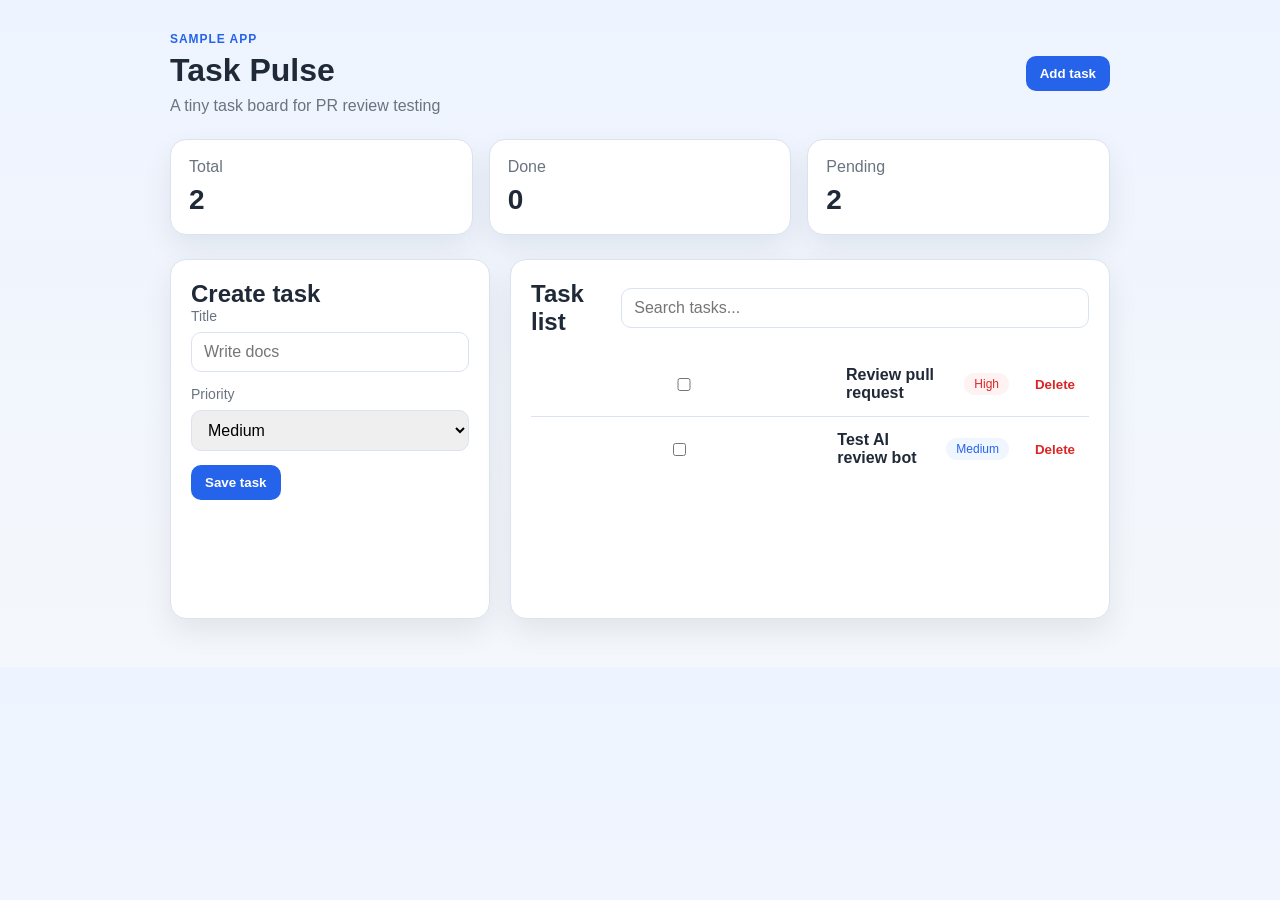
<file: sample-app/index.html>
<!DOCTYPE html>
<html lang="en">
<head>
  <meta charset="UTF-8" />
  <meta name="viewport" content="width=device-width, initial-scale=1.0" />
  <title>Task Pulse</title>
  <link rel="stylesheet" href="styles.css" />
</head>
<body>
  <div class="app">
    <header class="header">
      <div>
        <p class="eyebrow">Sample App</p>
        <h1>Task Pulse</h1>
        <p class="subtitle">A tiny task board for PR review testing</p>
      </div>
      <button class="btn btn-primary" id="addTaskBtn">Add task</button>
    </header>

    <section class="stats">
      <article class="stat-card">
        <span>Total</span>
        <strong id="totalCount">0</strong>
      </article>
      <article class="stat-card">
        <span>Done</span>
        <strong id="doneCount">0</strong>
      </article>
      <article class="stat-card">
        <span>Pending</span>
        <strong id="pendingCount">0</strong>
      </article>
    </section>

    <main class="layout">
      <section class="panel">
        <h2>Create task</h2>
        <form id="taskForm" class="task-form">
          <label class="field">
            <span>Title</span>
            <input type="text" id="taskTitle" placeholder="Write docs" required />
          </label>
          <label class="field">
            <span>Priority</span>
            <select id="taskPriority">
              <option value="low">Low</option>
              <option value="medium" selected>Medium</option>
              <option value="high">High</option>
            </select>
          </label>
          <button class="btn btn-primary" type="submit">Save task</button>
        </form>
      </section>

      <section class="panel panel-wide">
        <div class="panel-head">
          <h2>Task list</h2>
          <input type="search" id="searchInput" placeholder="Search tasks..." />
        </div>
        <ul id="taskList" class="task-list"></ul>
        <p id="emptyState" class="empty-state">No tasks yet. Add your first one.</p>
      </section>
    </main>
  </div>

  <template id="taskTemplate">
    <li class="task-item">
      <label class="task-check">
        <input type="checkbox" class="task-done" />
        <span class="task-title"></span>
      </label>
      <span class="task-priority"></span>
      <button type="button" class="btn btn-ghost task-delete">Delete</button>
    </li>
  </template>

  <script src="app.js"></script>
</body>
</html>
</file>
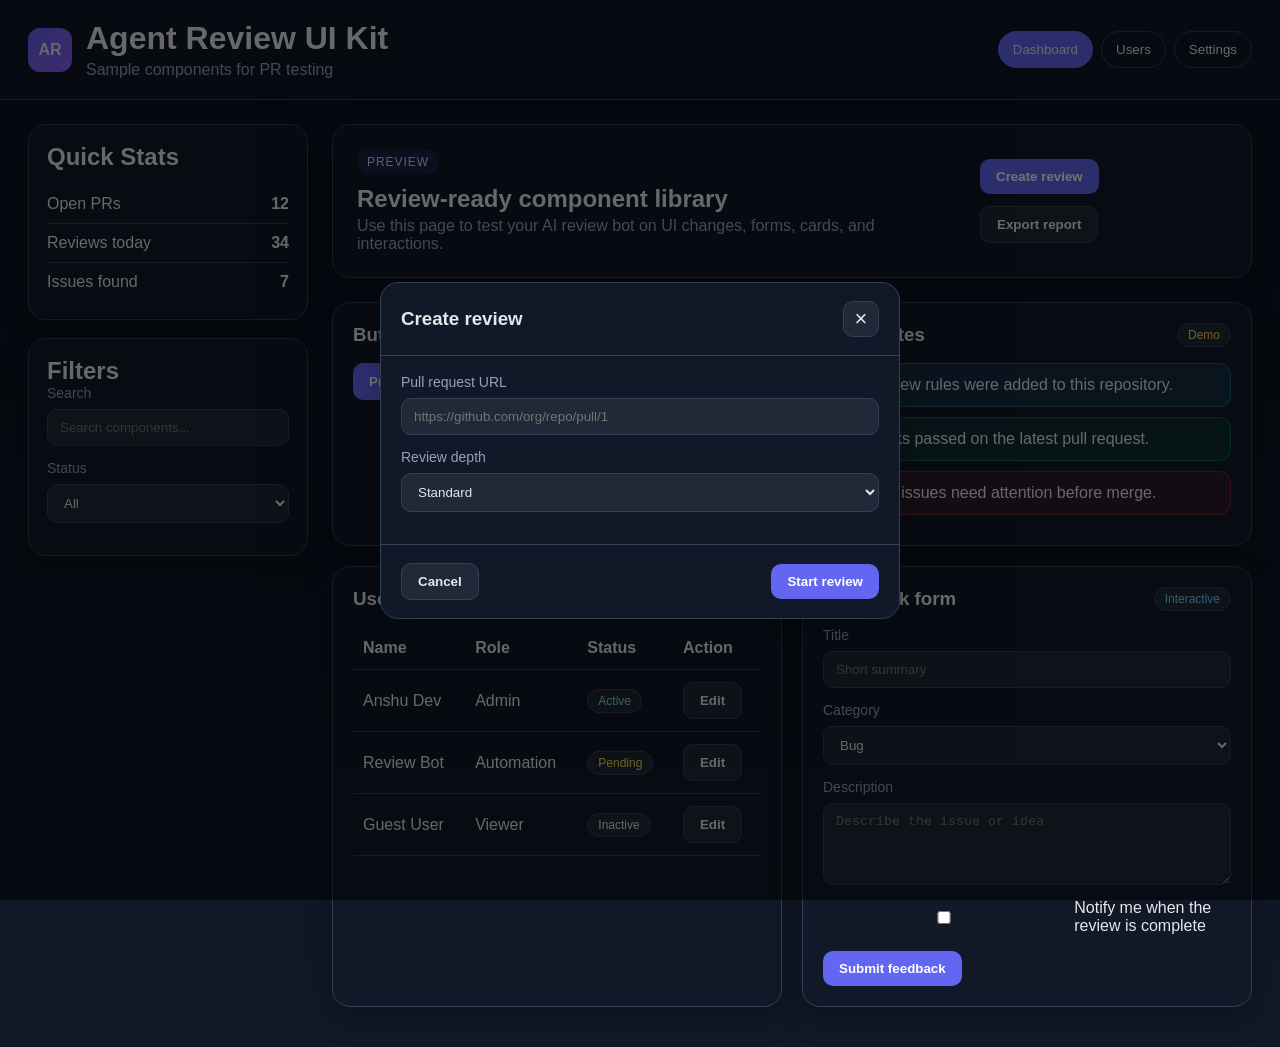
<file: testing/index.html>
<!DOCTYPE html>
<html lang="en">
<head>
  <meta charset="UTF-8" />
  <meta name="viewport" content="width=device-width, initial-scale=1.0" />
  <title>UI Component Playground</title>
  <link rel="stylesheet" href="styles.css" />
</head>
<body>
  <div class="app">
    <header class="topbar">
      <div class="brand">
        <span class="brand-icon">AR</span>
        <div>
          <h1>Agent Review UI Kit</h1>
          <p>Sample components for PR testing</p>
        </div>
      </div>
      <nav class="nav-tabs" aria-label="Primary">
        <button class="tab active" data-tab="dashboard">Dashboard</button>
        <button class="tab" data-tab="users">Users</button>
        <button class="tab" data-tab="settings">Settings</button>
      </nav>
    </header>

    <main class="layout">
      <aside class="sidebar">
        <section class="panel">
          <h2>Quick Stats</h2>
          <ul class="stat-list">
            <li><span>Open PRs</span><strong>12</strong></li>
            <li><span>Reviews today</span><strong>34</strong></li>
            <li><span>Issues found</span><strong>7</strong></li>
          </ul>
        </section>

        <section class="panel">
          <h2>Filters</h2>
          <label class="field">
            <span>Search</span>
            <input type="search" placeholder="Search components..." />
          </label>
          <label class="field">
            <span>Status</span>
            <select>
              <option>All</option>
              <option>Active</option>
              <option>Archived</option>
            </select>
          </label>
        </section>
      </aside>

      <section class="content">
        <div class="hero-card">
          <div>
            <p class="badge">Preview</p>
            <h2>Review-ready component library</h2>
            <p class="muted">
              Use this page to test your AI review bot on UI changes, forms, cards, and interactions.
            </p>
          </div>
          <div class="hero-actions">
            <button class="btn btn-primary" id="openModalBtn">Create review</button>
            <button class="btn btn-secondary">Export report</button>
          </div>
        </div>

        <div class="grid cards">
          <article class="card">
            <div class="card-header">
              <h3>Button group</h3>
              <span class="chip chip-success">Ready</span>
            </div>
            <div class="button-row">
              <button class="btn btn-primary">Primary</button>
              <button class="btn btn-secondary">Secondary</button>
              <button class="btn btn-danger">Danger</button>
              <button class="btn btn-ghost">Ghost</button>
            </div>
          </article>

          <article class="card">
            <div class="card-header">
              <h3>Alert states</h3>
              <span class="chip chip-warning">Demo</span>
            </div>
            <div class="alert alert-info">New review rules were added to this repository.</div>
            <div class="alert alert-success">All checks passed on the latest pull request.</div>
            <div class="alert alert-error">2 critical issues need attention before merge.</div>
          </article>

          <article class="card">
            <div class="card-header">
              <h3>User table</h3>
              <span class="chip">4 rows</span>
            </div>
            <div class="table-wrap">
              <table>
                <thead>
                  <tr>
                    <th>Name</th>
                    <th>Role</th>
                    <th>Status</th>
                    <th>Action</th>
                  </tr>
                </thead>
                <tbody>
                  <tr>
                    <td>Anshu Dev</td>
                    <td>Admin</td>
                    <td><span class="chip chip-success">Active</span></td>
                    <td><button class="btn btn-ghost">Edit</button></td>
                  </tr>
                  <tr>
                    <td>Review Bot</td>
                    <td>Automation</td>
                    <td><span class="chip chip-warning">Pending</span></td>
                    <td><button class="btn btn-ghost">Edit</button></td>
                  </tr>
                  <tr>
                    <td>Guest User</td>
                    <td>Viewer</td>
                    <td><span class="chip">Inactive</span></td>
                    <td><button class="btn btn-ghost">Edit</button></td>
                  </tr>
                </tbody>
              </table>
            </div>
          </article>

          <article class="card">
            <div class="card-header">
              <h3>Feedback form</h3>
              <span class="chip chip-info">Interactive</span>
            </div>
            <form class="form" id="feedbackForm">
              <label class="field">
                <span>Title</span>
                <input type="text" name="title" placeholder="Short summary" required />
              </label>
              <label class="field">
                <span>Category</span>
                <select name="category">
                  <option value="bug">Bug</option>
                  <option value="ui">UI</option>
                  <option value="feature">Feature</option>
                </select>
              </label>
              <label class="field">
                <span>Description</span>
                <textarea name="description" rows="4" placeholder="Describe the issue or idea"></textarea>
              </label>
              <label class="checkbox">
                <input type="checkbox" name="notify" />
                <span>Notify me when the review is complete</span>
              </label>
              <button class="btn btn-primary" type="submit">Submit feedback</button>
            </form>
            <p class="form-message hidden" id="formMessage"></p>
          </article>
        </div>
      </section>
    </main>
  </div>

  <div class="modal hidden" id="reviewModal" role="dialog" aria-modal="true" aria-labelledby="modalTitle">
    <div class="modal-backdrop" data-close-modal></div>
    <div class="modal-content">
      <div class="modal-header">
        <h3 id="modalTitle">Create review</h3>
        <button class="icon-btn" id="closeModalBtn" aria-label="Close modal">&times;</button>
      </div>
      <div class="modal-body">
        <label class="field">
          <span>Pull request URL</span>
          <input type="url" placeholder="https://github.com/org/repo/pull/1" />
        </label>
        <label class="field">
          <span>Review depth</span>
          <select>
            <option>Quick scan</option>
            <option selected>Standard</option>
            <option>Deep review</option>
          </select>
        </label>
      </div>
      <div class="modal-footer">
        <button class="btn btn-secondary" data-close-modal>Cancel</button>
        <button class="btn btn-primary">Start review</button>
      </div>
    </div>
  </div>

  <script src="app.js"></script>
</body>
</html>
</file>
<file: sample-app/styles.css>
:root {
  --bg: #f4f7fb;
  --surface: #ffffff;
  --text: #1f2937;
  --muted: #6b7280;
  --border: #dbe3ef;
  --primary: #2563eb;
  --primary-dark: #1d4ed8;
  --success: #059669;
  --danger: #dc2626;
  --shadow: 0 12px 30px rgba(15, 23, 42, 0.08);
}

* {
  box-sizing: border-box;
}

body {
  margin: 0;
  font-family: "Segoe UI", Tahoma, sans-serif;
  color: var(--text);
  background: linear-gradient(180deg, #eef4ff 0%, var(--bg) 100%);
}

.app {
  max-width: 980px;
  margin: 0 auto;
  padding: 32px 20px 48px;
}

.header {
  display: flex;
  justify-content: space-between;
  align-items: center;
  gap: 16px;
  margin-bottom: 24px;
}

.eyebrow {
  margin: 0 0 6px;
  color: var(--primary);
  font-size: 12px;
  font-weight: 700;
  letter-spacing: 0.08em;
  text-transform: uppercase;
}

h1,
h2 {
  margin: 0;
}

.subtitle {
  margin: 8px 0 0;
  color: var(--muted);
}

.stats {
  display: grid;
  grid-template-columns: repeat(3, 1fr);
  gap: 16px;
  margin-bottom: 24px;
}

.stat-card,
.panel {
  background: var(--surface);
  border: 1px solid var(--border);
  border-radius: 16px;
  box-shadow: var(--shadow);
}

.stat-card {
  padding: 18px;
}

.stat-card span {
  display: block;
  color: var(--muted);
  margin-bottom: 8px;
}

.stat-card strong {
  font-size: 28px;
}

.layout {
  display: grid;
  grid-template-columns: 320px 1fr;
  gap: 20px;
}

.panel {
  padding: 20px;
}

.panel-wide {
  min-height: 360px;
}

.panel-head {
  display: flex;
  justify-content: space-between;
  align-items: center;
  gap: 12px;
  margin-bottom: 16px;
}

.field {
  display: flex;
  flex-direction: column;
  gap: 8px;
  margin-bottom: 14px;
}

.field span {
  font-size: 14px;
  color: var(--muted);
}

input,
select {
  width: 100%;
  padding: 10px 12px;
  border: 1px solid var(--border);
  border-radius: 10px;
  font: inherit;
}

.btn {
  border: none;
  border-radius: 10px;
  padding: 10px 14px;
  cursor: pointer;
  font-weight: 600;
}

.btn-primary {
  background: var(--primary);
  color: white;
}

.btn-primary:hover {
  background: var(--primary-dark);
}

.btn-ghost {
  background: transparent;
  color: var(--danger);
}

.task-list {
  list-style: none;
  margin: 0;
  padding: 0;
}

.task-item {
  display: grid;
  grid-template-columns: 1fr auto auto;
  align-items: center;
  gap: 12px;
  padding: 14px 0;
  border-bottom: 1px solid var(--border);
}

.task-item:last-child {
  border-bottom: none;
}

.task-check {
  display: flex;
  align-items: center;
  gap: 10px;
}

.task-title {
  font-weight: 600;
}

.task-item.done .task-title {
  text-decoration: line-through;
  color: var(--muted);
}

.task-priority {
  font-size: 12px;
  padding: 4px 10px;
  border-radius: 999px;
  background: #eff6ff;
  color: var(--primary);
  text-transform: capitalize;
}

.task-priority.high {
  background: #fef2f2;
  color: var(--danger);
}

.task-priority.low {
  background: #ecfdf5;
  color: var(--success);
}

.empty-state {
  color: var(--muted);
  text-align: center;
  padding: 40px 0;
}

.hidden {
  display: none;
}

@media (max-width: 768px) {
  .header,
  .layout,
  .stats {
    grid-template-columns: 1fr;
    display: grid;
  }

  .header {
    align-items: flex-start;
  }

  .panel-head {
    flex-direction: column;
    align-items: stretch;
  }
}
</file>
<file: testing/styles.css>
:root {
  --bg: #0f172a;
  --panel: #111827;
  --panel-soft: #1f2937;
  --border: #334155;
  --text: #e5e7eb;
  --muted: #94a3b8;
  --primary: #6366f1;
  --primary-hover: #4f46e5;
  --success: #10b981;
  --warning: #f59e0b;
  --danger: #ef4444;
  --info: #38bdf8;
  --shadow: 0 10px 30px rgba(0, 0, 0, 0.25);
}

* {
  box-sizing: border-box;
}

body {
  margin: 0;
  font-family: Inter, Segoe UI, Roboto, sans-serif;
  background: linear-gradient(180deg, #0b1220 0%, #111827 100%);
  color: var(--text);
}

.app {
  min-height: 100vh;
}

.topbar {
  display: flex;
  justify-content: space-between;
  align-items: center;
  gap: 24px;
  padding: 20px 28px;
  border-bottom: 1px solid var(--border);
  background: rgba(17, 24, 39, 0.9);
  backdrop-filter: blur(8px);
  position: sticky;
  top: 0;
  z-index: 10;
}

.brand {
  display: flex;
  align-items: center;
  gap: 14px;
}

.brand-icon {
  width: 44px;
  height: 44px;
  border-radius: 12px;
  display: grid;
  place-items: center;
  background: linear-gradient(135deg, var(--primary), #8b5cf6);
  font-weight: 700;
}

.brand h1,
.card h3,
.panel h2,
.hero-card h2,
.modal-header h3 {
  margin: 0;
}

.brand p,
.muted {
  margin: 4px 0 0;
  color: var(--muted);
}

.nav-tabs {
  display: flex;
  gap: 8px;
}

.tab {
  border: 1px solid var(--border);
  background: transparent;
  color: var(--text);
  padding: 10px 14px;
  border-radius: 999px;
  cursor: pointer;
}

.tab.active {
  background: var(--primary);
  border-color: var(--primary);
}

.layout {
  display: grid;
  grid-template-columns: 280px 1fr;
  gap: 24px;
  padding: 24px 28px 40px;
}

.panel,
.card,
.hero-card,
.modal-content {
  background: var(--panel);
  border: 1px solid var(--border);
  border-radius: 18px;
  box-shadow: var(--shadow);
}

.panel {
  padding: 18px;
  margin-bottom: 18px;
}

.stat-list {
  list-style: none;
  padding: 0;
  margin: 14px 0 0;
}

.stat-list li {
  display: flex;
  justify-content: space-between;
  padding: 10px 0;
  border-bottom: 1px solid var(--border);
}

.stat-list li:last-child {
  border-bottom: none;
}

.content {
  display: flex;
  flex-direction: column;
  gap: 24px;
}

.hero-card {
  display: flex;
  justify-content: space-between;
  align-items: center;
  gap: 20px;
  padding: 24px;
}

.badge {
  display: inline-block;
  margin: 0 0 10px;
  padding: 6px 10px;
  border-radius: 999px;
  background: rgba(99, 102, 241, 0.15);
  color: #c7d2fe;
  font-size: 12px;
  text-transform: uppercase;
  letter-spacing: 0.08em;
}

.hero-actions,
.button-row,
.modal-footer {
  display: flex;
  gap: 12px;
  flex-wrap: wrap;
}

.grid.cards {
  display: grid;
  grid-template-columns: repeat(2, minmax(0, 1fr));
  gap: 20px;
}

.card {
  padding: 20px;
}

.card-header {
  display: flex;
  justify-content: space-between;
  align-items: center;
  margin-bottom: 16px;
}

.btn {
  border: none;
  border-radius: 10px;
  padding: 10px 16px;
  cursor: pointer;
  font-weight: 600;
}

.btn-primary {
  background: var(--primary);
  color: white;
}

.btn-primary:hover {
  background: var(--primary-hover);
}

.btn-secondary,
.btn-ghost {
  background: var(--panel-soft);
  color: var(--text);
  border: 1px solid var(--border);
}

.btn-danger {
  background: var(--danger);
  color: white;
}

.chip {
  display: inline-flex;
  align-items: center;
  padding: 4px 10px;
  border-radius: 999px;
  font-size: 12px;
  background: var(--panel-soft);
  border: 1px solid var(--border);
}

.chip-success {
  color: #6ee7b7;
}

.chip-warning {
  color: #fcd34d;
}

.chip-info {
  color: #7dd3fc;
}

.alert {
  padding: 12px 14px;
  border-radius: 12px;
  margin-bottom: 10px;
  border: 1px solid transparent;
}

.alert-info {
  background: rgba(56, 189, 248, 0.12);
  border-color: rgba(56, 189, 248, 0.35);
}

.alert-success {
  background: rgba(16, 185, 129, 0.12);
  border-color: rgba(16, 185, 129, 0.35);
}

.alert-error {
  background: rgba(239, 68, 68, 0.12);
  border-color: rgba(239, 68, 68, 0.35);
}

.table-wrap {
  overflow: auto;
}

table {
  width: 100%;
  border-collapse: collapse;
}

th,
td {
  text-align: left;
  padding: 12px 10px;
  border-bottom: 1px solid var(--border);
}

.field {
  display: flex;
  flex-direction: column;
  gap: 8px;
  margin-bottom: 14px;
}

.field span {
  font-size: 14px;
  color: var(--muted);
}

input,
select,
textarea {
  width: 100%;
  padding: 10px 12px;
  border-radius: 10px;
  border: 1px solid var(--border);
  background: var(--panel-soft);
  color: var(--text);
}

.checkbox {
  display: flex;
  align-items: center;
  gap: 10px;
  margin: 8px 0 16px;
}

.form-message {
  margin-top: 12px;
  color: #86efac;
}

.hidden {
  display: none;
}

.modal {
  position: fixed;
  inset: 0;
  display: grid;
  place-items: center;
  z-index: 20;
}

.modal-backdrop {
  position: absolute;
  inset: 0;
  background: rgba(0, 0, 0, 0.55);
}

.modal-content {
  position: relative;
  width: min(520px, calc(100% - 32px));
  overflow: hidden;
}

.modal-header,
.modal-body,
.modal-footer {
  padding: 18px 20px;
}

.modal-header,
.modal-footer {
  display: flex;
  justify-content: space-between;
  align-items: center;
  gap: 12px;
}

.modal-body {
  border-top: 1px solid var(--border);
  border-bottom: 1px solid var(--border);
}

.icon-btn {
  width: 36px;
  height: 36px;
  border-radius: 10px;
  border: 1px solid var(--border);
  background: var(--panel-soft);
  color: var(--text);
  font-size: 22px;
  cursor: pointer;
}

@media (max-width: 960px) {
  .layout {
    grid-template-columns: 1fr;
  }

  .grid.cards {
    grid-template-columns: 1fr;
  }

  .hero-card,
  .topbar {
    flex-direction: column;
    align-items: flex-start;
  }
}
</file>
